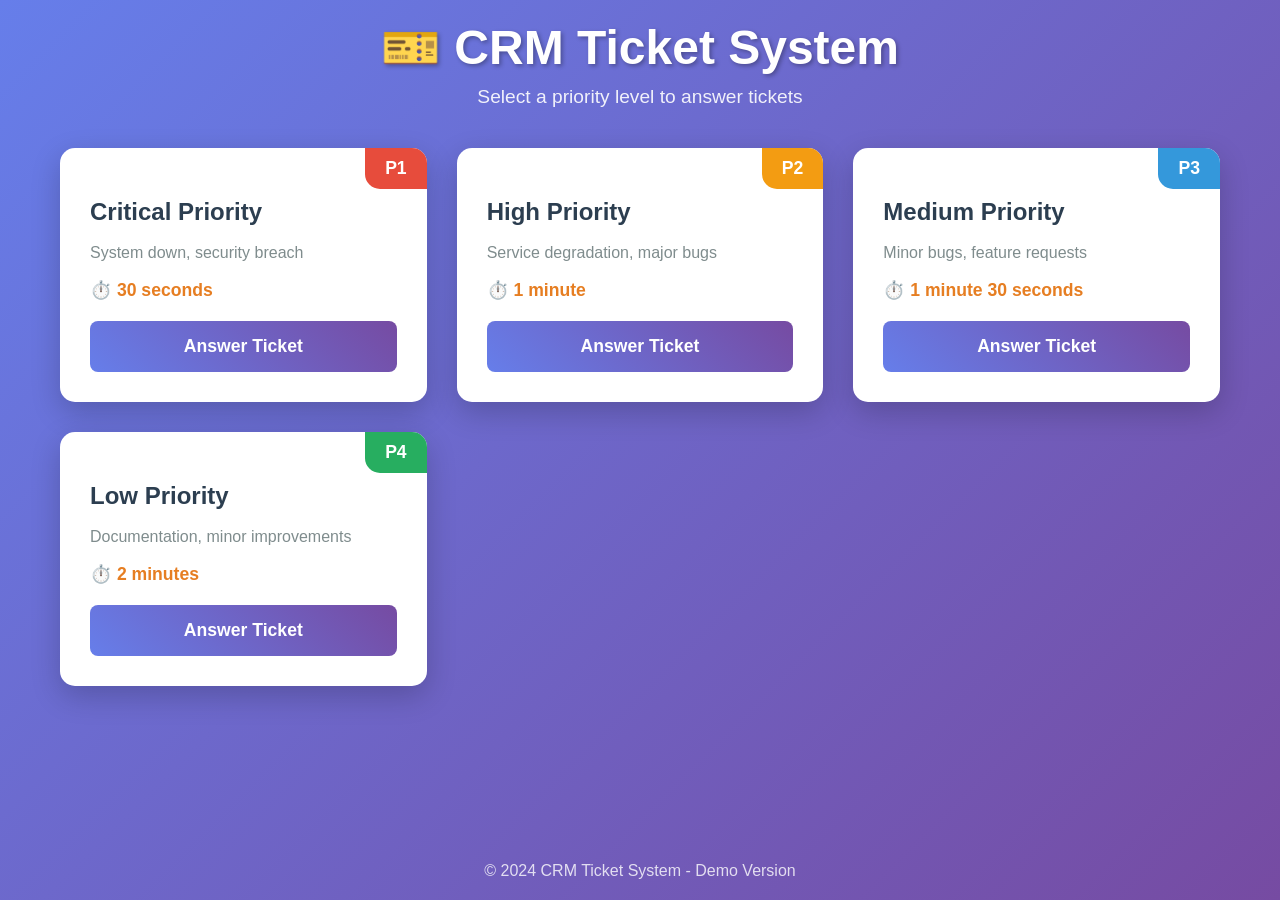
<file: index.html>
<!DOCTYPE html>
<html lang="en">
<head>
    <meta charset="UTF-8">
    <meta name="viewport" content="width=device-width, initial-scale=1.0">
    <title>CRM Ticket System</title>
    <link rel="stylesheet" href="styles.css">
</head>
<body>
    <div class="container">
        <header>
            <h1>🎫 CRM Ticket System</h1>
            <p>Select a priority level to answer tickets</p>
        </header>
        
        <div class="ticket-grid">
            <div class="ticket-card p1">
                <div class="priority-badge">P1</div>
                <h3>Critical Priority</h3>
                <p class="description">System down, security breach</p>
                <p class="time-limit">⏱️ 30 seconds</p>
                <button onclick="location.href='p1.html'" class="answer-btn">Answer Ticket</button>
            </div>
            
            <div class="ticket-card p2">
                <div class="priority-badge">P2</div>
                <h3>High Priority</h3>
                <p class="description">Service degradation, major bugs</p>
                <p class="time-limit">⏱️ 1 minute</p>
                <button onclick="location.href='p2.html'" class="answer-btn">Answer Ticket</button>
            </div>
            
            <div class="ticket-card p3">
                <div class="priority-badge">P3</div>
                <h3>Medium Priority</h3>
                <p class="description">Minor bugs, feature requests</p>
                <p class="time-limit">⏱️ 1 minute 30 seconds</p>
                <button onclick="location.href='p3.html'" class="answer-btn">Answer Ticket</button>
            </div>
            
            <div class="ticket-card p4">
                <div class="priority-badge">P4</div>
                <h3>Low Priority</h3>
                <p class="description">Documentation, minor improvements</p>
                <p class="time-limit">⏱️ 2 minutes</p>
                <button onclick="location.href='p4.html'" class="answer-btn">Answer Ticket</button>
            </div>
        </div>
        
        <footer>
            <p>© 2024 CRM Ticket System - Demo Version</p>
        </footer>
    </div>
</body>
</html>
</file>
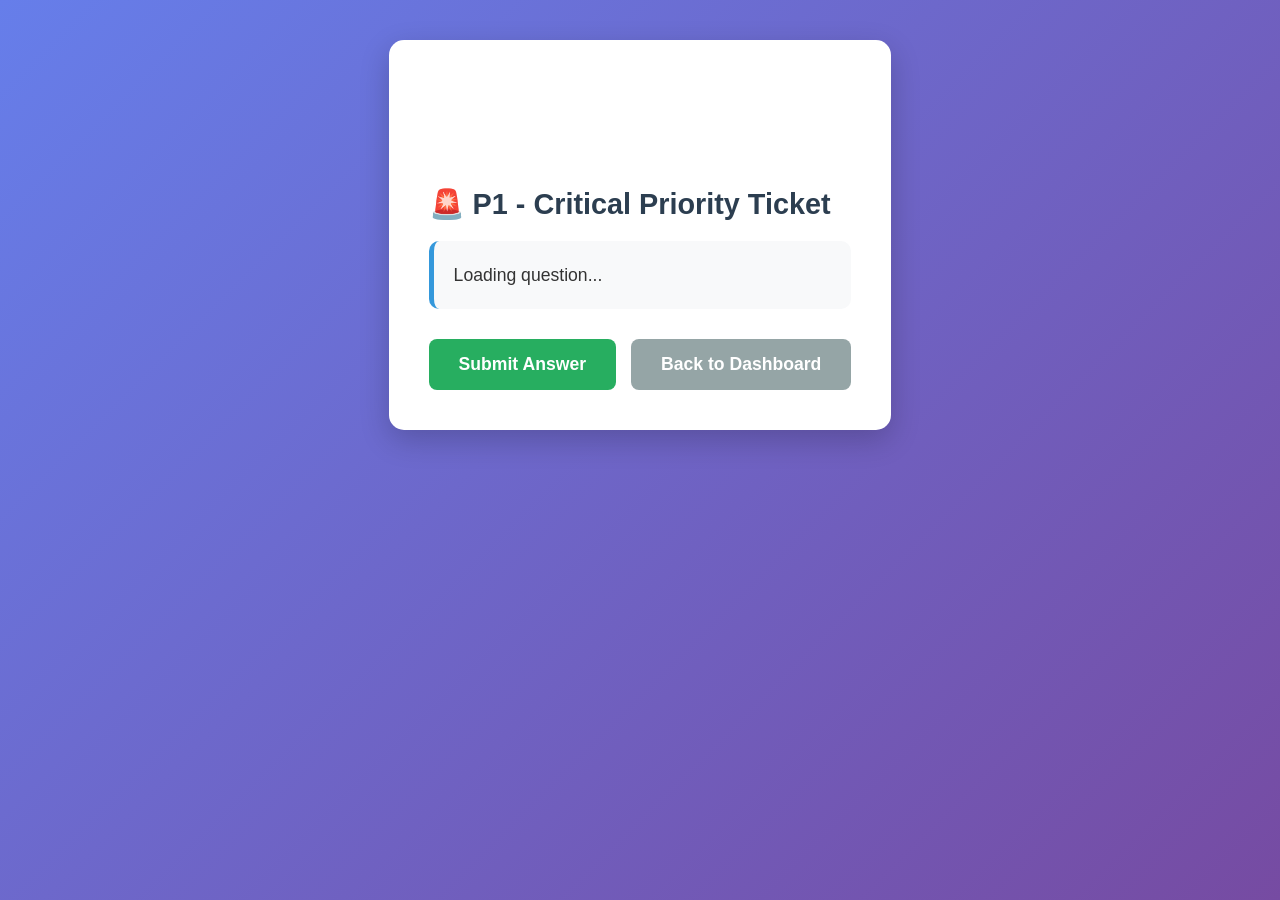
<file: p1.html>
<!DOCTYPE html>
<html lang="en">
<head>
    <meta charset="UTF-8">
    <meta name="viewport" content="width=device-width, initial-scale=1.0">
    <title>P1 Critical Ticket - CRM System</title>
    <link rel="stylesheet" href="styles.css">
</head>
<body>
    <div class="container">
        <div class="question-container">
            <div id="timer" class="timer">0:30</div>
            
            <div class="question-content">
                <h2>🚨 P1 - Critical Priority Ticket</h2>
                
                <div class="question-text" id="questionText">
                    Loading question...
                </div>
                
                <form id="ticketForm">
                    <div class="answer-options" id="answerOptions">
                        <!-- Options will be loaded dynamically -->
                    </div>
                    
                    <div class="button-group">
                        <button type="submit" id="submitBtn" class="btn btn-submit">Submit Answer</button>
                        <button type="button" onclick="location.href='index.html'" class="btn btn-back">Back to Dashboard</button>
                    </div>
                </form>
            </div>
        </div>
    </div>

    <!-- Success Modal -->
    <div id="successModal" class="success-modal">
        <div class="success-modal-content">
            <div class="success-header">🎉</div>
            <div class="success-title">Congratulations!</div>
            <div class="success-message">
                You've successfully resolved this critical ticket! Your quick thinking and expertise make you a valuable team member.
            </div>
            
            <div class="success-actions">
                <h3>What would you like to do next?</h3>
                <div class="success-action-buttons">
                    <button onclick="openTicketModal('feature')" class="success-action-btn feature">
                        🚀 Feature Request
                    </button>
                    <button onclick="openTicketModal('bug')" class="success-action-btn bug">
                        🐛 Bug Report
                    </button>
                    <button onclick="openTicketModal('sre')" class="success-action-btn sre">
                        ⚙️ SRE Ticket
                    </button>
                </div>
                <button onclick="closeSuccessModal()" class="success-close-btn">
                    Continue
                </button>
            </div>
        </div>
    </div>

    <!-- Regular Modal for ticket creation -->
    <div id="ticketModal" class="modal">
        <div class="modal-content">
            <span class="close" onclick="closeTicketModal()">&times;</span>
            <h2 id="modalTitle">Create Ticket</h2>
            <form id="ticketCreationForm">
                <div class="form-group">
                    <label for="ticketTitle">Title:</label>
                    <input type="text" id="ticketTitle" required>
                </div>
                <div class="form-group">
                    <label for="ticketDescription">Description:</label>
                    <textarea id="ticketDescription" rows="4" required></textarea>
                </div>
                <div class="form-group">
                    <label for="ticketPriority">Priority:</label>
                    <select id="ticketPriority" required>
                        <option value="">Select Priority</option>
                        <option value="P1">P1 - Critical</option>
                        <option value="P2">P2 - High</option>
                        <option value="P3">P3 - Medium</option>
                        <option value="P4">P4 - Low</option>
                    </select>
                </div>
                <div class="button-group">
                    <button type="submit" class="btn btn-submit">Create Ticket</button>
                    <button type="button" onclick="closeTicketModal()" class="btn btn-back">Cancel</button>
                </div>
            </form>
        </div>
    </div>

    <script src="script.js"></script>
    <script>
        // Wait for DOM to be fully loaded
        document.addEventListener('DOMContentLoaded', function() {
            loadQuestion('p1');
            initializeQuestionPage(30, 'P1');
        });

        // Modal functions
        function openTicketModal(type) {
            // Close success modal first
            const successModal = document.getElementById('successModal');
            if (successModal) {
                successModal.style.display = 'none';
            }
            
            const modal = document.getElementById('ticketModal');
            const title = document.getElementById('modalTitle');
            
            const titles = {
                feature: '🚀 Create Feature Request',
                bug: '🐛 Report Bug',
                sre: '⚙️ Create SRE Ticket'
            };
            
            title.textContent = titles[type];
            modal.style.display = 'block';
            
            document.getElementById('ticketCreationForm').dataset.ticketType = type;
        }

        function closeTicketModal() {
            document.getElementById('ticketModal').style.display = 'none';
            document.getElementById('ticketCreationForm').reset();
        }

        // Handle ticket creation form
        document.getElementById('ticketCreationForm').addEventListener('submit', function(e) {
            e.preventDefault();
            
            const type = this.dataset.ticketType;
            const title = document.getElementById('ticketTitle').value;
            const description = document.getElementById('ticketDescription').value;
            const priority = document.getElementById('ticketPriority').value;
            
            const ticketId = 'TKT-' + Date.now().toString().slice(-6);
            alert(`✅ ${type.toUpperCase()} ticket created successfully!

` +
                  `Ticket ID: ${ticketId}
` +
                  `Title: ${title}
` +
                  `Priority: ${priority}
` +
                  `Description: ${description}

` +
                  `Your ticket has been submitted to the appropriate team.`);
            closeTicketModal();
            
            // Show back to dashboard after creating ticket
            showBackToDashboard();
        });

        // Close modal when clicking outside
        window.onclick = function(event) {
            const modal = document.getElementById('ticketModal');
            const successModal = document.getElementById('successModal');
            
            if (event.target == modal) {
                closeTicketModal();
            }
            if (event.target == successModal) {
                closeSuccessModal();
            }
        }
    </script>
</body>
</html>
</file>
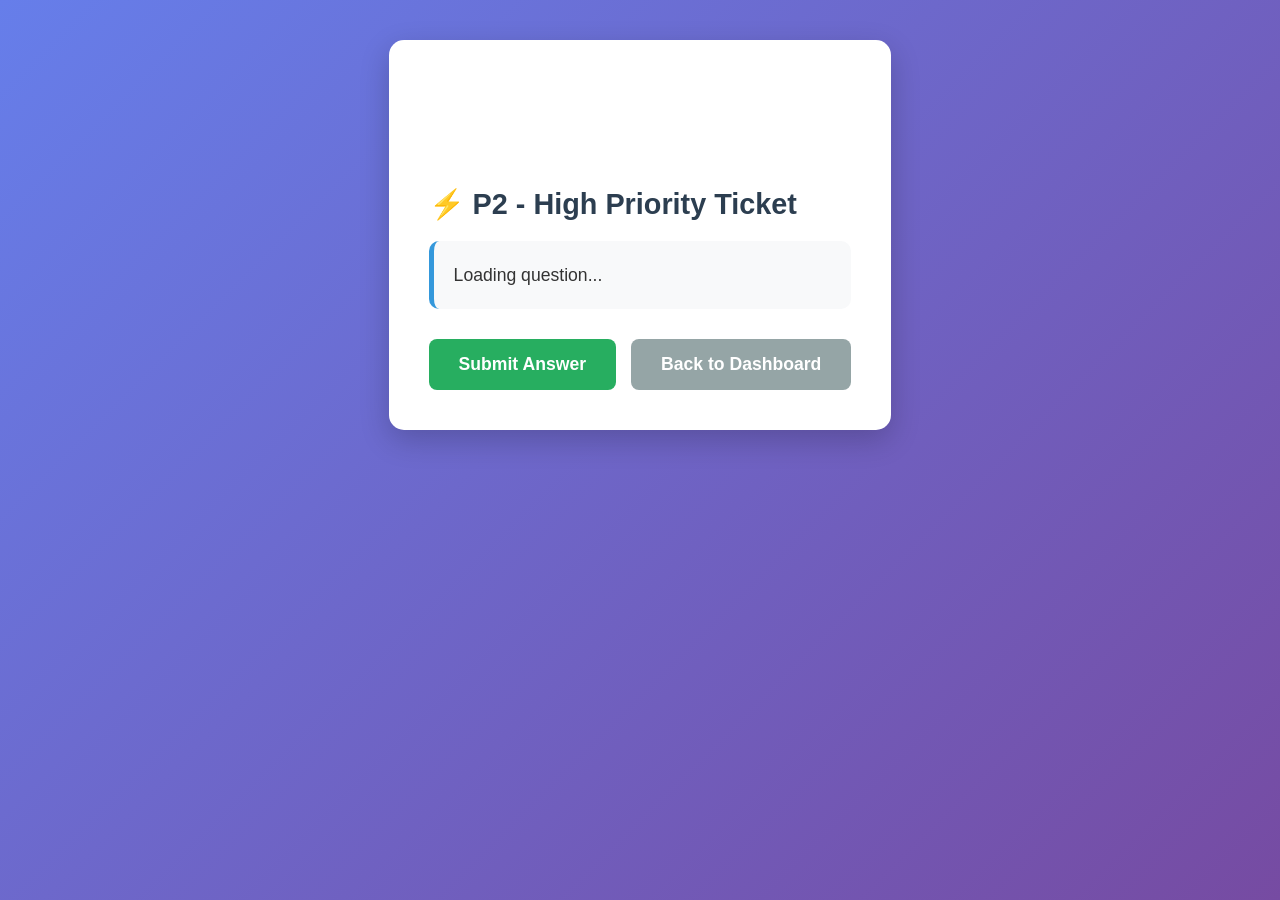
<file: p2.html>
<!DOCTYPE html>
<html lang="en">
<head>
    <meta charset="UTF-8">
    <meta name="viewport" content="width=device-width, initial-scale=1.0">
    <title>P2 High Priority Ticket - CRM System</title>
    <link rel="stylesheet" href="styles.css">
</head>
<body>
    <div class="container">
        <div class="question-container">
            <div id="timer" class="timer">1:00</div>
            
            <div class="question-content">
                <h2>⚡ P2 - High Priority Ticket</h2>
                
                <div class="question-text" id="questionText">
                    Loading question...
                </div>
                
                <form id="ticketForm">
                    <div class="answer-options" id="answerOptions">
                        <!-- Options will be loaded dynamically -->
                    </div>
                    
                    <div class="button-group">
                        <button type="submit" id="submitBtn" class="btn btn-submit">Submit Answer</button>
                        <button type="button" onclick="location.href='index.html'" class="btn btn-back">Back to Dashboard</button>
                    </div>
                </form>
                
                <!-- Ticket Actions Section - Hidden initially -->
                <div class="ticket-actions" style="display: none;">
                    <h3>🎯 Great job! Now you can create additional tickets:</h3>
                    <div class="action-buttons">
                        <button onclick="openTicketModal('feature')" class="action-btn feature">
                            🚀 Feature Request
                        </button>
                        <button onclick="openTicketModal('bug')" class="action-btn bug">
                            🐛 Bug Report
                        </button>
                        <button onclick="openTicketModal('sre')" class="action-btn sre">
                            ⚙️ SRE Ticket
                        </button>
                    </div>
                </div>
            </div>
        </div>
    </div>

    <!-- Modal for ticket creation -->
    <div id="ticketModal" class="modal">
        <div class="modal-content">
            <span class="close" onclick="closeTicketModal()">&times;</span>
            <h2 id="modalTitle">Create Ticket</h2>
            <form id="ticketCreationForm">
                <div class="form-group">
                    <label for="ticketTitle">Title:</label>
                    <input type="text" id="ticketTitle" required>
                </div>
                <div class="form-group">
                    <label for="ticketDescription">Description:</label>
                    <textarea id="ticketDescription" rows="4" required></textarea>
                </div>
                <div class="form-group">
                    <label for="ticketPriority">Priority:</label>
                    <select id="ticketPriority" required>
                        <option value="">Select Priority</option>
                        <option value="P1">P1 - Critical</option>
                        <option value="P2">P2 - High</option>
                        <option value="P3">P3 - Medium</option>
                        <option value="P4">P4 - Low</option>
                    </select>
                </div>
                <div class="button-group">
                    <button type="submit" class="btn btn-submit">Create Ticket</button>
                    <button type="button" onclick="closeTicketModal()" class="btn btn-back">Cancel</button>
                </div>
            </form>
        </div>
    </div>

    <script src="script.js"></script>
    <script>
        // Load question and initialize timer
        loadQuestion('p2');
        initializeQuestionPage(60, 'P2');

        // Modal functions
        function openTicketModal(type) {
            const modal = document.getElementById('ticketModal');
            const title = document.getElementById('modalTitle');
            
            const titles = {
                feature: '🚀 Create Feature Request',
                bug: '🐛 Report Bug',
                sre: '⚙️ Create SRE Ticket'
            };
            
            title.textContent = titles[type];
            modal.style.display = 'block';
            
            document.getElementById('ticketCreationForm').dataset.ticketType = type;
        }

        function closeTicketModal() {
            document.getElementById('ticketModal').style.display = 'none';
            document.getElementById('ticketCreationForm').reset();
        }

        document.getElementById('ticketCreationForm').addEventListener('submit', function(e) {
            e.preventDefault();
            
            const type = this.dataset.ticketType;
            const title = document.getElementById('ticketTitle').value;
            const description = document.getElementById('ticketDescription').value;
            const priority = document.getElementById('ticketPriority').value;
            
            const ticketId = 'TKT-' + Date.now().toString().slice(-6);
            alert(`✅ ${type.toUpperCase()} ticket created successfully!\n\n` +
                  `Ticket ID: ${ticketId}\n` +
                  `Title: ${title}\n` +
                  `Priority: ${priority}\n` +
                  `Description: ${description}\n\n` +
                  `Your ticket has been submitted to the appropriate team.`);
            closeTicketModal();
        });

        window.onclick = function(event) {
            const modal = document.getElementById('ticketModal');
            if (event.target == modal) {
                closeTicketModal();
            }
        }
    </script>
</body>
</html>
</file>
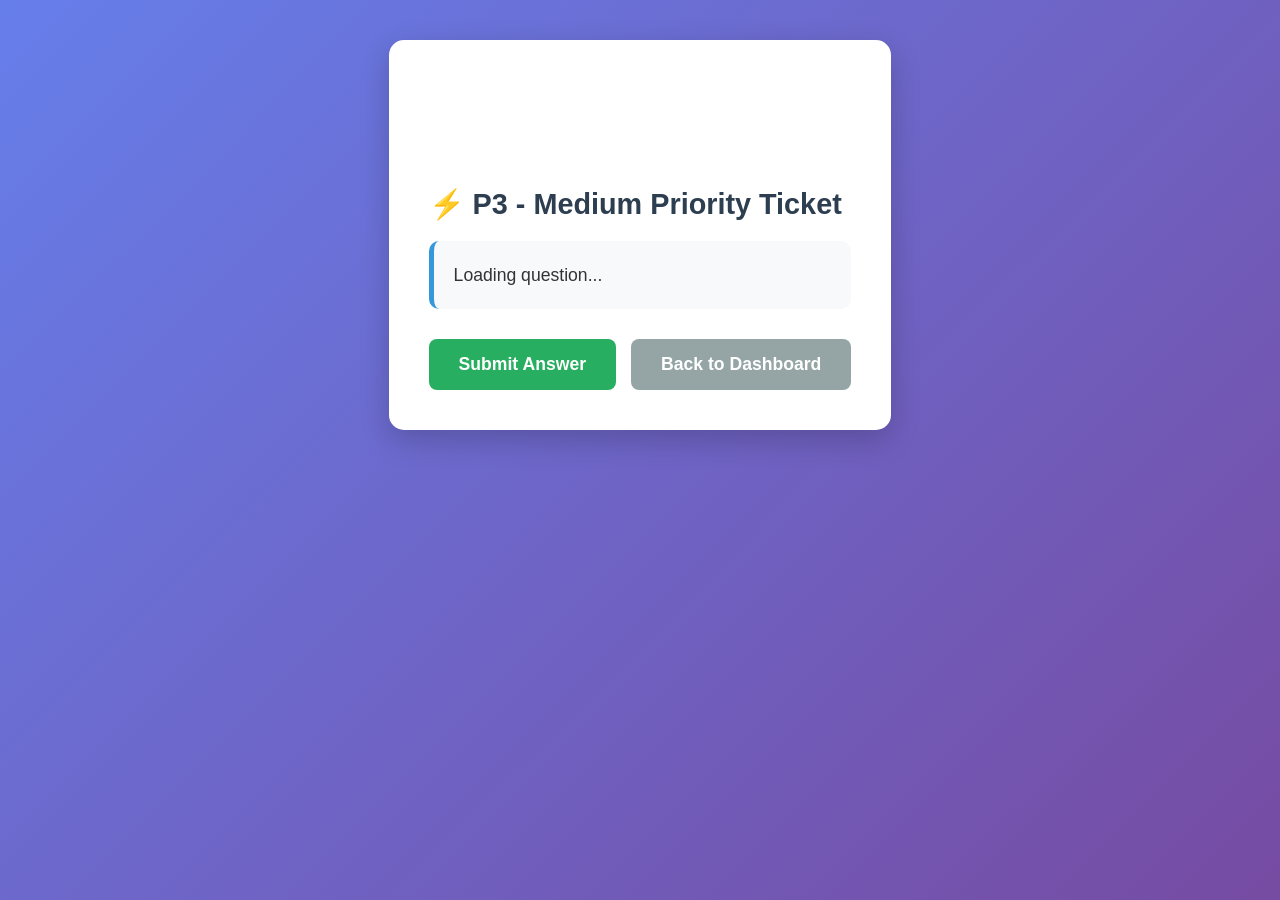
<file: p3.html>
<!DOCTYPE html>
<html lang="en">
<head>
    <meta charset="UTF-8">
    <meta name="viewport" content="width=device-width, initial-scale=1.0">
    <title>P3 Medium Priority Ticket - CRM System</title>
    <link rel="stylesheet" href="styles.css">
</head>
<body>
    <div class="container">
        <div class="question-container">
            <div id="timer" class="timer">1:00</div>
            
            <div class="question-content">
                <h2>⚡ P3 - Medium Priority Ticket</h2>
                
                <div class="question-text" id="questionText">
                    Loading question...
                </div>
                
                <form id="ticketForm">
                    <div class="answer-options" id="answerOptions">
                        <!-- Options will be loaded dynamically -->
                    </div>
                    
                    <div class="button-group">
                        <button type="submit" id="submitBtn" class="btn btn-submit">Submit Answer</button>
                        <button type="button" onclick="location.href='index.html'" class="btn btn-back">Back to Dashboard</button>
                    </div>
                </form>
                
                <!-- Ticket Actions Section - Hidden initially -->
                <div class="ticket-actions" style="display: none;">
                    <h3>🎯 Great job! Now you can create additional tickets:</h3>
                    <div class="action-buttons">
                        <button onclick="openTicketModal('feature')" class="action-btn feature">
                            🚀 Feature Request
                        </button>
                        <button onclick="openTicketModal('bug')" class="action-btn bug">
                            🐛 Bug Report
                        </button>
                        <button onclick="openTicketModal('sre')" class="action-btn sre">
                            ⚙️ SRE Ticket
                        </button>
                    </div>
                </div>
            </div>
        </div>
    </div>

    <!-- Modal for ticket creation -->
    <div id="ticketModal" class="modal">
        <div class="modal-content">
            <span class="close" onclick="closeTicketModal()">&times;</span>
            <h2 id="modalTitle">Create Ticket</h2>
            <form id="ticketCreationForm">
                <div class="form-group">
                    <label for="ticketTitle">Title:</label>
                    <input type="text" id="ticketTitle" required>
                </div>
                <div class="form-group">
                    <label for="ticketDescription">Description:</label>
                    <textarea id="ticketDescription" rows="4" required></textarea>
                </div>
                <div class="form-group">
                    <label for="ticketPriority">Priority:</label>
                    <select id="ticketPriority" required>
                        <option value="">Select Priority</option>
                        <option value="P1">P1 - Critical</option>
                        <option value="P2">P2 - High</option>
                        <option value="P3">P3 - Medium</option>
                        <option value="P4">P4 - Low</option>
                    </select>
                </div>
                <div class="button-group">
                    <button type="submit" class="btn btn-submit">Create Ticket</button>
                    <button type="button" onclick="closeTicketModal()" class="btn btn-back">Cancel</button>
                </div>
            </form>
        </div>
    </div>

    <script src="script.js"></script>
    <script>
        // Load question and initialize timer
        loadQuestion('p3');
        initializeQuestionPage(60, 'P3');

        // Modal functions
        function openTicketModal(type) {
            const modal = document.getElementById('ticketModal');
            const title = document.getElementById('modalTitle');
            
            const titles = {
                feature: '🚀 Create Feature Request',
                bug: '🐛 Report Bug',
                sre: '⚙️ Create SRE Ticket'
            };
            
            title.textContent = titles[type];
            modal.style.display = 'block';
            
            document.getElementById('ticketCreationForm').dataset.ticketType = type;
        }

        function closeTicketModal() {
            document.getElementById('ticketModal').style.display = 'none';
            document.getElementById('ticketCreationForm').reset();
        }

        document.getElementById('ticketCreationForm').addEventListener('submit', function(e) {
            e.preventDefault();
            
            const type = this.dataset.ticketType;
            const title = document.getElementById('ticketTitle').value;
            const description = document.getElementById('ticketDescription').value;
            const priority = document.getElementById('ticketPriority').value;
            
            const ticketId = 'TKT-' + Date.now().toString().slice(-6);
            alert(`✅ ${type.toUpperCase()} ticket created successfully!\n\n` +
                  `Ticket ID: ${ticketId}\n` +
                  `Title: ${title}\n` +
                  `Priority: ${priority}\n` +
                  `Description: ${description}\n\n` +
                  `Your ticket has been submitted to the appropriate team.`);
            closeTicketModal();
        });

        window.onclick = function(event) {
            const modal = document.getElementById('ticketModal');
            if (event.target == modal) {
                closeTicketModal();
            }
        }
    </script>
</body>
</html>
</file>
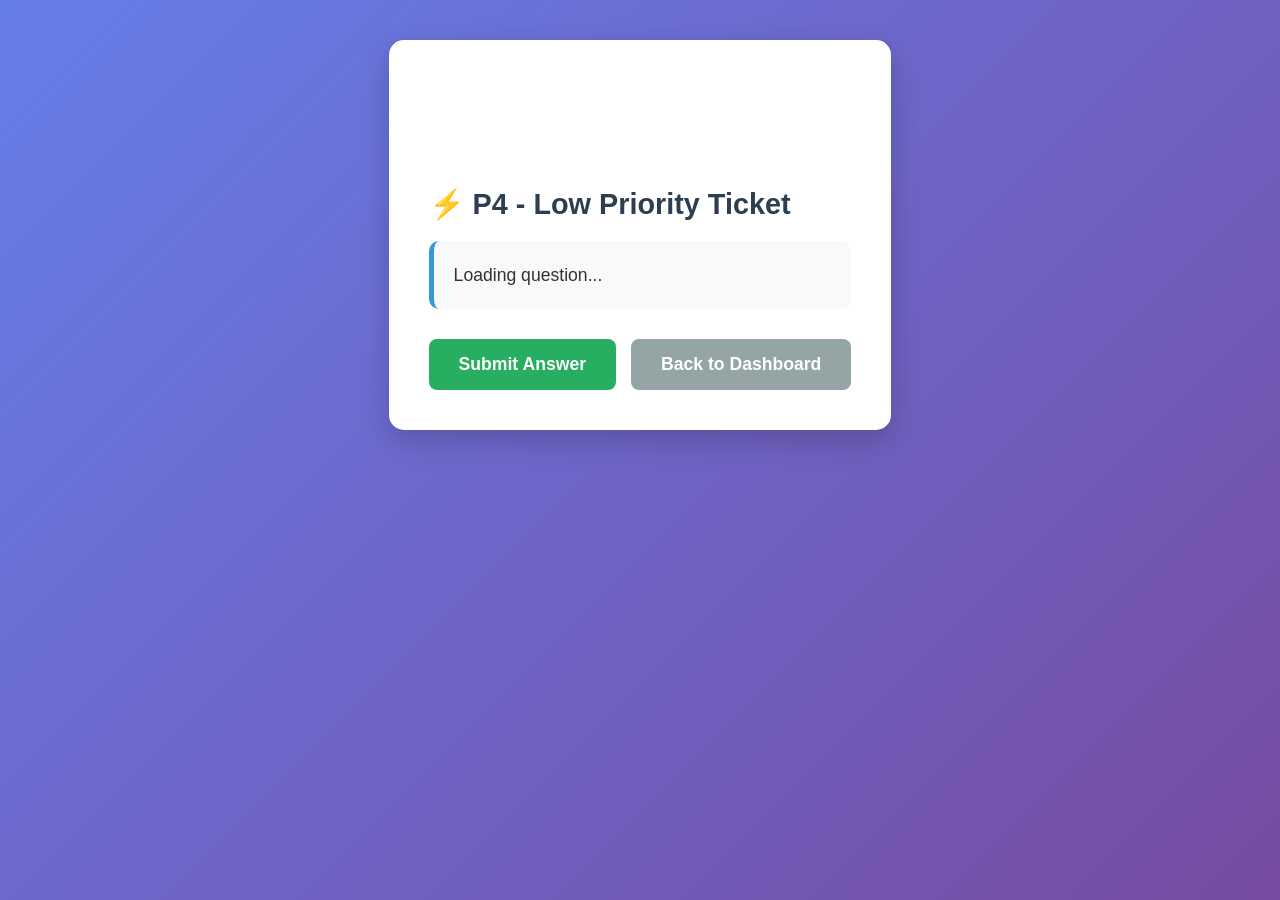
<file: p4.html>
<!DOCTYPE html>
<html lang="en">
<head>
    <meta charset="UTF-8">
    <meta name="viewport" content="width=device-width, initial-scale=1.0">
    <title>P4 Low Priority Ticket - CRM System</title>
    <link rel="stylesheet" href="styles.css">
</head>
<body>
    <div class="container">
        <div class="question-container">
            <div id="timer" class="timer">1:00</div>
            
            <div class="question-content">
                <h2>⚡ P4 - Low Priority Ticket</h2>
                
                <div class="question-text" id="questionText">
                    Loading question...
                </div>
                
                <form id="ticketForm">
                    <div class="answer-options" id="answerOptions">
                        <!-- Options will be loaded dynamically -->
                    </div>
                    
                    <div class="button-group">
                        <button type="submit" id="submitBtn" class="btn btn-submit">Submit Answer</button>
                        <button type="button" onclick="location.href='index.html'" class="btn btn-back">Back to Dashboard</button>
                    </div>
                </form>
                
                <!-- Ticket Actions Section - Hidden initially -->
                <div class="ticket-actions" style="display: none;">
                    <h3>🎯 Great job! Now you can create additional tickets:</h3>
                    <div class="action-buttons">
                        <button onclick="openTicketModal('feature')" class="action-btn feature">
                            🚀 Feature Request
                        </button>
                        <button onclick="openTicketModal('bug')" class="action-btn bug">
                            🐛 Bug Report
                        </button>
                        <button onclick="openTicketModal('sre')" class="action-btn sre">
                            ⚙️ SRE Ticket
                        </button>
                    </div>
                </div>
            </div>
        </div>
    </div>

    <!-- Modal for ticket creation -->
    <div id="ticketModal" class="modal">
        <div class="modal-content">
            <span class="close" onclick="closeTicketModal()">&times;</span>
            <h2 id="modalTitle">Create Ticket</h2>
            <form id="ticketCreationForm">
                <div class="form-group">
                    <label for="ticketTitle">Title:</label>
                    <input type="text" id="ticketTitle" required>
                </div>
                <div class="form-group">
                    <label for="ticketDescription">Description:</label>
                    <textarea id="ticketDescription" rows="4" required></textarea>
                </div>
                <div class="form-group">
                    <label for="ticketPriority">Priority:</label>
                    <select id="ticketPriority" required>
                        <option value="">Select Priority</option>
                        <option value="P1">P1 - Critical</option>
                        <option value="P2">P2 - High</option>
                        <option value="P3">P3 - Medium</option>
                        <option value="P4">P4 - Low</option>
                    </select>
                </div>
                <div class="button-group">
                    <button type="submit" class="btn btn-submit">Create Ticket</button>
                    <button type="button" onclick="closeTicketModal()" class="btn btn-back">Cancel</button>
                </div>
            </form>
        </div>
    </div>

    <script src="script.js"></script>
    <script>
        // Load question and initialize timer
        loadQuestion('p4');
        initializeQuestionPage(120, 'P4');

        // Modal functions
        function openTicketModal(type) {
            const modal = document.getElementById('ticketModal');
            const title = document.getElementById('modalTitle');
            
            const titles = {
                feature: '🚀 Create Feature Request',
                bug: '🐛 Report Bug',
                sre: '⚙️ Create SRE Ticket'
            };
            
            title.textContent = titles[type];
            modal.style.display = 'block';
            
            document.getElementById('ticketCreationForm').dataset.ticketType = type;
        }

        function closeTicketModal() {
            document.getElementById('ticketModal').style.display = 'none';
            document.getElementById('ticketCreationForm').reset();
        }

        document.getElementById('ticketCreationForm').addEventListener('submit', function(e) {
            e.preventDefault();
            
            const type = this.dataset.ticketType;
            const title = document.getElementById('ticketTitle').value;
            const description = document.getElementById('ticketDescription').value;
            const priority = document.getElementById('ticketPriority').value;
            
            const ticketId = 'TKT-' + Date.now().toString().slice(-6);
            alert(`✅ ${type.toUpperCase()} ticket created successfully!\n\n` +
                  `Ticket ID: ${ticketId}\n` +
                  `Title: ${title}\n` +
                  `Priority: ${priority}\n` +
                  `Description: ${description}\n\n` +
                  `Your ticket has been submitted to the appropriate team.`);
            closeTicketModal();
        });

        window.onclick = function(event) {
            const modal = document.getElementById('ticketModal');
            if (event.target == modal) {
                closeTicketModal();
            }
        }
    </script>
</body>
</html>
</file>
<file: styles.css>
* {
    margin: 0;
    padding: 0;
    box-sizing: border-box;
}

body {
    font-family: 'Segoe UI', Tahoma, Geneva, Verdana, sans-serif;
    background: linear-gradient(135deg, #667eea 0%, #764ba2 100%);
    min-height: 100vh;
    color: #333;
}

.container {
    max-width: 1200px;
    margin: 0 auto;
    padding: 20px;
    min-height: 100vh;
    display: flex;
    flex-direction: column;
}

header {
    text-align: center;
    margin-bottom: 40px;
    color: white;
}

header h1 {
    font-size: 3rem;
    margin-bottom: 10px;
    text-shadow: 2px 2px 4px rgba(0,0,0,0.3);
}

header p {
    font-size: 1.2rem;
    opacity: 0.9;
}

.ticket-grid {
    display: grid;
    grid-template-columns: repeat(auto-fit, minmax(280px, 1fr));
    gap: 30px;
    flex: 1;
    align-content: start;
}

.ticket-card {
    background: white;
    border-radius: 15px;
    padding: 30px;
    box-shadow: 0 10px 30px rgba(0,0,0,0.2);
    transition: transform 0.3s ease, box-shadow 0.3s ease;
    position: relative;
    overflow: hidden;
}

.ticket-card:hover {
    transform: translateY(-5px);
    box-shadow: 0 15px 40px rgba(0,0,0,0.3);
}

.priority-badge {
    position: absolute;
    top: 0;
    right: 0;
    padding: 10px 20px;
    color: white;
    font-weight: bold;
    font-size: 1.1rem;
    border-bottom-left-radius: 15px;
}

.p1 .priority-badge {
    background: #e74c3c;
}

.p2 .priority-badge {
    background: #f39c12;
}

.p3 .priority-badge {
    background: #3498db;
}

.p4 .priority-badge {
    background: #27ae60;
}

.ticket-card h3 {
    margin: 20px 0 15px 0;
    font-size: 1.5rem;
    color: #2c3e50;
}

.description {
    color: #7f8c8d;
    margin-bottom: 15px;
    line-height: 1.5;
}

.time-limit {
    color: #e67e22;
    font-weight: bold;
    margin-bottom: 20px;
    font-size: 1.1rem;
}

.answer-btn {
    width: 100%;
    padding: 15px;
    background: linear-gradient(45deg, #667eea, #764ba2);
    color: white;
    border: none;
    border-radius: 8px;
    font-size: 1.1rem;
    font-weight: bold;
    cursor: pointer;
    transition: all 0.3s ease;
}

.answer-btn:hover {
    background: linear-gradient(45deg, #764ba2, #667eea);
    transform: scale(1.05);
}

footer {
    text-align: center;
    margin-top: 40px;
    color: white;
    opacity: 0.8;
}

/* Question Page Styles */
.question-container {
    background: white;
    border-radius: 15px;
    padding: 40px;
    margin: 20px auto;
    max-width: 900px;
    box-shadow: 0 10px 30px rgba(0,0,0,0.2);
}

.timer {
    text-align: center;
    font-size: 2rem;
    font-weight: bold;
    margin-bottom: 30px;
    padding: 20px;
    border-radius: 10px;
    color: white;
}

.timer.warning {
    background: #e74c3c;
    animation: pulse 1s infinite;
}

.timer.normal {
    background: #27ae60;
}

@keyframes pulse {
    0% { opacity: 1; }
    50% { opacity: 0.7; }
    100% { opacity: 1; }
}

.question-content h2 {
    color: #2c3e50;
    margin-bottom: 20px;
    font-size: 1.8rem;
}

.question-text {
    background: #f8f9fa;
    padding: 20px;
    border-radius: 10px;
    margin-bottom: 30px;
    border-left: 5px solid #3498db;
    font-size: 1.1rem;
    line-height: 1.6;
}

/* Radio Button Styles */
.answer-options {
    margin-bottom: 30px;
}

.option {
    background: #f8f9fa;
    border: 2px solid #e9ecef;
    border-radius: 10px;
    padding: 15px;
    margin-bottom: 10px;
    cursor: pointer;
    transition: all 0.3s ease;
    display: flex;
    align-items: center;
}

.option:hover {
    border-color: #3498db;
    background: #e3f2fd;
}

.option input[type="radio"] {
    margin-right: 15px;
    transform: scale(1.2);
}

.option label {
    cursor: pointer;
    flex: 1;
    font-size: 1rem;
    line-height: 1.4;
}

.option.correct {
    border-color: #27ae60;
    background: #d5f4e6;
}

.option.incorrect {
    border-color: #e74c3c;
    background: #fdeaea;
}

.result-message {
    text-align: center;
    padding: 20px;
    border-radius: 10px;
    margin-bottom: 20px;
    font-size: 1.2rem;
    font-weight: bold;
}

.result-message.correct {
    background: #d5f4e6;
    color: #27ae60;
    border: 2px solid #27ae60;
}

.result-message.incorrect {
    background: #fdeaea;
    color: #e74c3c;
    border: 2px solid #e74c3c;
}

.explanation {
    background: #e8f4fd;
    border: 1px solid #3498db;
    border-radius: 10px;
    padding: 15px;
    margin-top: 15px;
    font-style: italic;
}

.button-group {
    display: flex;
    gap: 15px;
    justify-content: center;
    flex-wrap: wrap;
}

.btn {
    padding: 15px 30px;
    border: none;
    border-radius: 8px;
    font-size: 1.1rem;
    font-weight: bold;
    cursor: pointer;
    transition: all 0.3s ease;
}

.btn-submit {
    background: #27ae60;
    color: white;
}

.btn-submit:hover:not(:disabled) {
    background: #2ecc71;
}

.btn-submit:disabled {
    background: #95a5a6;
    cursor: not-allowed;
}

.btn-back {
    background: #95a5a6;
    color: white;
}

.btn-back:hover {
    background: #7f8c8d;
}

.time-up {
    text-align: center;
    color: #e74c3c;
    font-size: 1.5rem;
    font-weight: bold;
    margin-bottom: 20px;
}

/* Success Modal Styles */
.success-modal {
    display: none;
    position: fixed;
    z-index: 2000;
    left: 0;
    top: 0;
    width: 100%;
    height: 100%;
    overflow: auto;
    background-color: rgba(0,0,0,0.8);
    animation: fadeIn 0.3s ease-in;
}

.success-modal-content {
    background: linear-gradient(135deg, #4CAF50, #45a049);
    margin: 10% auto;
    padding: 40px;
    border-radius: 20px;
    width: 90%;
    max-width: 600px;
    position: relative;
    box-shadow: 0 20px 60px rgba(0,0,0,0.4);
    text-align: center;
    color: white;
}

.success-header {
    font-size: 3rem;
    margin-bottom: 20px;
}

.success-title {
    font-size: 2rem;
    margin-bottom: 15px;
    font-weight: bold;
}

.success-message {
    font-size: 1.2rem;
    margin-bottom: 30px;
    opacity: 0.9;
    line-height: 1.5;
}

.success-actions {
    margin-top: 30px;
}

.success-actions h3 {
    font-size: 1.3rem;
    margin-bottom: 20px;
    color: #fff;
}

.success-action-buttons {
    display: flex;
    gap: 15px;
    justify-content: center;
    flex-wrap: wrap;
    margin-bottom: 30px;
}

.success-action-btn {
    padding: 15px 25px;
    border: none;
    border-radius: 10px;
    font-size: 1rem;
    font-weight: bold;
    cursor: pointer;
    transition: all 0.3s ease;
    color: white;
    min-width: 150px;
    box-shadow: 0 4px 15px rgba(0,0,0,0.2);
}

.success-action-btn.feature {
    background: linear-gradient(45deg, #2196F3, #1976D2);
}

.success-action-btn.bug {
    background: linear-gradient(45deg, #FF5722, #D84315);
}

.success-action-btn.sre {
    background: linear-gradient(45deg, #FF9800, #F57C00);
}

.success-action-btn:hover {
    transform: translateY(-3px);
    box-shadow: 0 6px 20px rgba(0,0,0,0.3);
}

.success-close-btn {
    background: rgba(255,255,255,0.2);
    color: white;
    border: 2px solid rgba(255,255,255,0.3);
    padding: 12px 30px;
    border-radius: 8px;
    font-size: 1rem;
    font-weight: bold;
    cursor: pointer;
    transition: all 0.3s ease;
}

.success-close-btn:hover {
    background: rgba(255,255,255,0.3);
    border-color: rgba(255,255,255,0.5);
}

/* Regular Modal Styles */
.modal {
    display: none;
    position: fixed;
    z-index: 1000;
    left: 0;
    top: 0;
    width: 100%;
    height: 100%;
    overflow: auto;
    background-color: rgba(0,0,0,0.5);
}

.modal-content {
    background-color: white;
    margin: 5% auto;
    padding: 30px;
    border-radius: 15px;
    width: 90%;
    max-width: 500px;
    position: relative;
    box-shadow: 0 10px 30px rgba(0,0,0,0.3);
}

.close {
    color: #aaa;
    float: right;
    font-size: 28px;
    font-weight: bold;
    position: absolute;
    right: 20px;
    top: 15px;
    cursor: pointer;
}

.close:hover {
    color: #000;
}

.form-group {
    margin-bottom: 20px;
}

.form-group label {
    display: block;
    margin-bottom: 5px;
    font-weight: bold;
    color: #2c3e50;
}

.form-group input,
.form-group textarea,
.form-group select {
    width: 100%;
    padding: 10px;
    border: 2px solid #ddd;
    border-radius: 5px;
    font-family: inherit;
    font-size: 1rem;
}

.form-group input:focus,
.form-group textarea:focus,
.form-group select:focus {
    outline: none;
    border-color: #3498db;
}

@keyframes fadeIn {
    from { opacity: 0; }
    to { opacity: 1; }
}

@keyframes celebrationBounce {
    0% { 
        transform: scale(0.3) translateY(-100px);
        opacity: 0;
    }
    50% { 
        transform: scale(1.05) translateY(0);
        opacity: 1;
    }
    70% { 
        transform: scale(0.95);
    }
    100% { 
        transform: scale(1);
    }
}

/* Responsive design */
@media (max-width: 768px) {
    .ticket-grid {
        grid-template-columns: 1fr;
    }
    
    header h1 {
        font-size: 2rem;
    }
    
    .question-container {
        margin: 10px;
        padding: 20px;
    }
    
    .button-group {
        flex-direction: column;
    }
    
    .modal-content {
        width: 95%;
        margin: 10% auto;
        padding: 20px;
    }
    
    .success-modal-content {
        margin: 5% auto;
        padding: 30px 20px;
        width: 95%;
    }
    
    .success-header {
        font-size: 2rem;
    }
    
    .success-title {
        font-size: 1.5rem;
    }
    
    .success-action-buttons {
        flex-direction: column;
        align-items: center;
    }
    
    .success-action-btn {
        width: 100%;
        max-width: 250px;
    }
}
</file>
